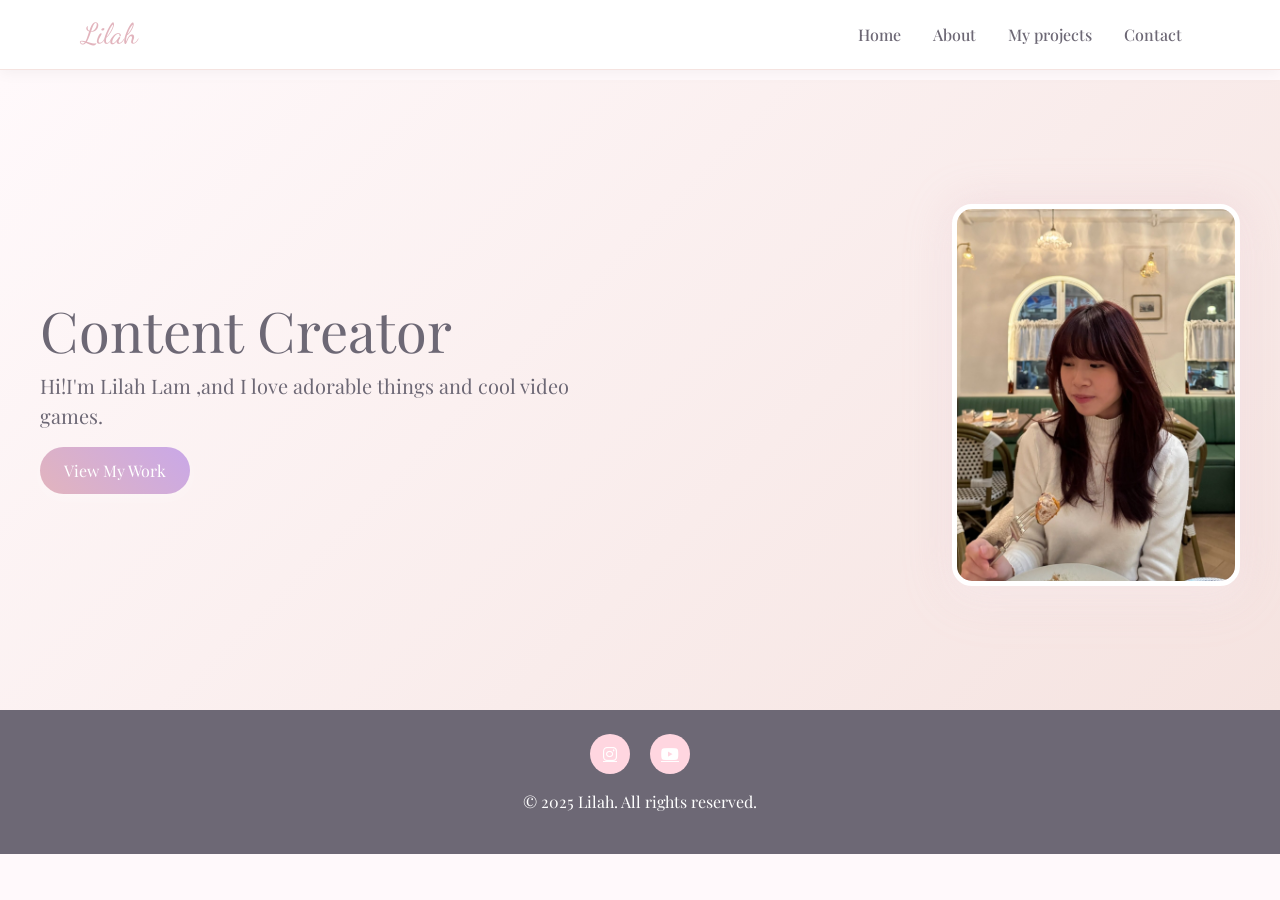
<file: index.html>
<!DOCTYPE html>
<html lang="en">

<head>
    <meta charset="UTF-8">
    <meta name="viewport" content="width=device-width, initial-scale=1.0">
    <title>My Achievement | LILAH</title>
    <link href="https://cdn.jsdelivr.net/npm/bootstrap@5.3.0/dist/css/bootstrap.min.css" rel="stylesheet">
    <link rel="stylesheet" href="https://cdnjs.cloudflare.com/ajax/libs/font-awesome/6.4.0/css/all.min.css">
    <link
        href="https://fonts.googleapis.com/css2?family=Dancing+Script:wght@700&family=Playfair+Display:wght@400;700&display=swap"
        rel="stylesheet">
    <link rel="stylesheet" href="./css/style.css">
</head>

<body>
    <!-- ===== NAVBAR (Bootstrap Enhanced) ===== -->
    <nav class="navbar navbar-expand-lg fixed-top">
        <div class="container">
            <a class="navbar-brand logo" href="#">Lilah</a>

            <!-- Bootstrap Mobile Toggle -->
            <button class="navbar-toggler" type="button" data-bs-toggle="collapse" data-bs-target="#navbarNav">
                <span class="navbar-toggler-icon"></span>
            </button>

            <div class="collapse navbar-collapse" id="navbarNav">
                <ul class="navbar-nav ms-auto">
                    <li class="nav-item"><a class="nav-link" href="index.html">Home</a></li>
                    <li class="nav-item"><a class="nav-link active" href="about.html">About</a></li>
                    <li class="nav-item"><a class="nav-link" href="myprojects.html">My projects</a></li>
                    <li class="nav-item"><a class="nav-link" href="contact.html">Contact</a></li>
                </ul>
            </div>
        </div>
    </nav>

    <!-- ===== HERO SECTION ===== -->
    <section class="hero" id="home">
        <div class="hero-content">
            <!-- Left Side: Text -->
            <div class="hero-text">
                <h1 class="display-4">Content Creator</h1>
                <p class="lead">Hi!I'm Lilah Lam ,and I love adorable things and cool video games.</p>
                <a href="myprojects.html"><button class="btn cta-button">View My Work</button></a>
            </div>

            <!-- Right Side: Photo -->
            <div class="hero-image">
                <img src="./image/IMG_0095.jpg" alt="LilahLam">
            </div>
        </div>
    </section>

    <!-- ===== BOOTSTRAP JS ===== -->
    <script src="https://cdn.jsdelivr.net/npm/bootstrap@5.3.0/dist/js/bootstrap.bundle.min.js"></script>
</body>

<!-- Footer -->
<footer class="py-4 text-center" style="background: #6D6875; color: white;">
    <div class="container">
        <div class="social-links mb-3">
            <a href="https://www.instagram.com/mo_cha.f?igsh=NnV1dG9uMzlwdXhy&utm_source=qr" class="text-white mx-2"><i
                    class="fab fa-instagram"></i></a>
            <a href="https://youtube.com/@lilahyj?si=pSL3OTH1TF_FAADg" class="text-white mx-2"><i
                    class="fa-brands fa-youtube"></i></a>
        </div>
        <p>&copy; 2025 Lilah. All rights reserved.</p>
    </div>
</footer>

</html>
</file>
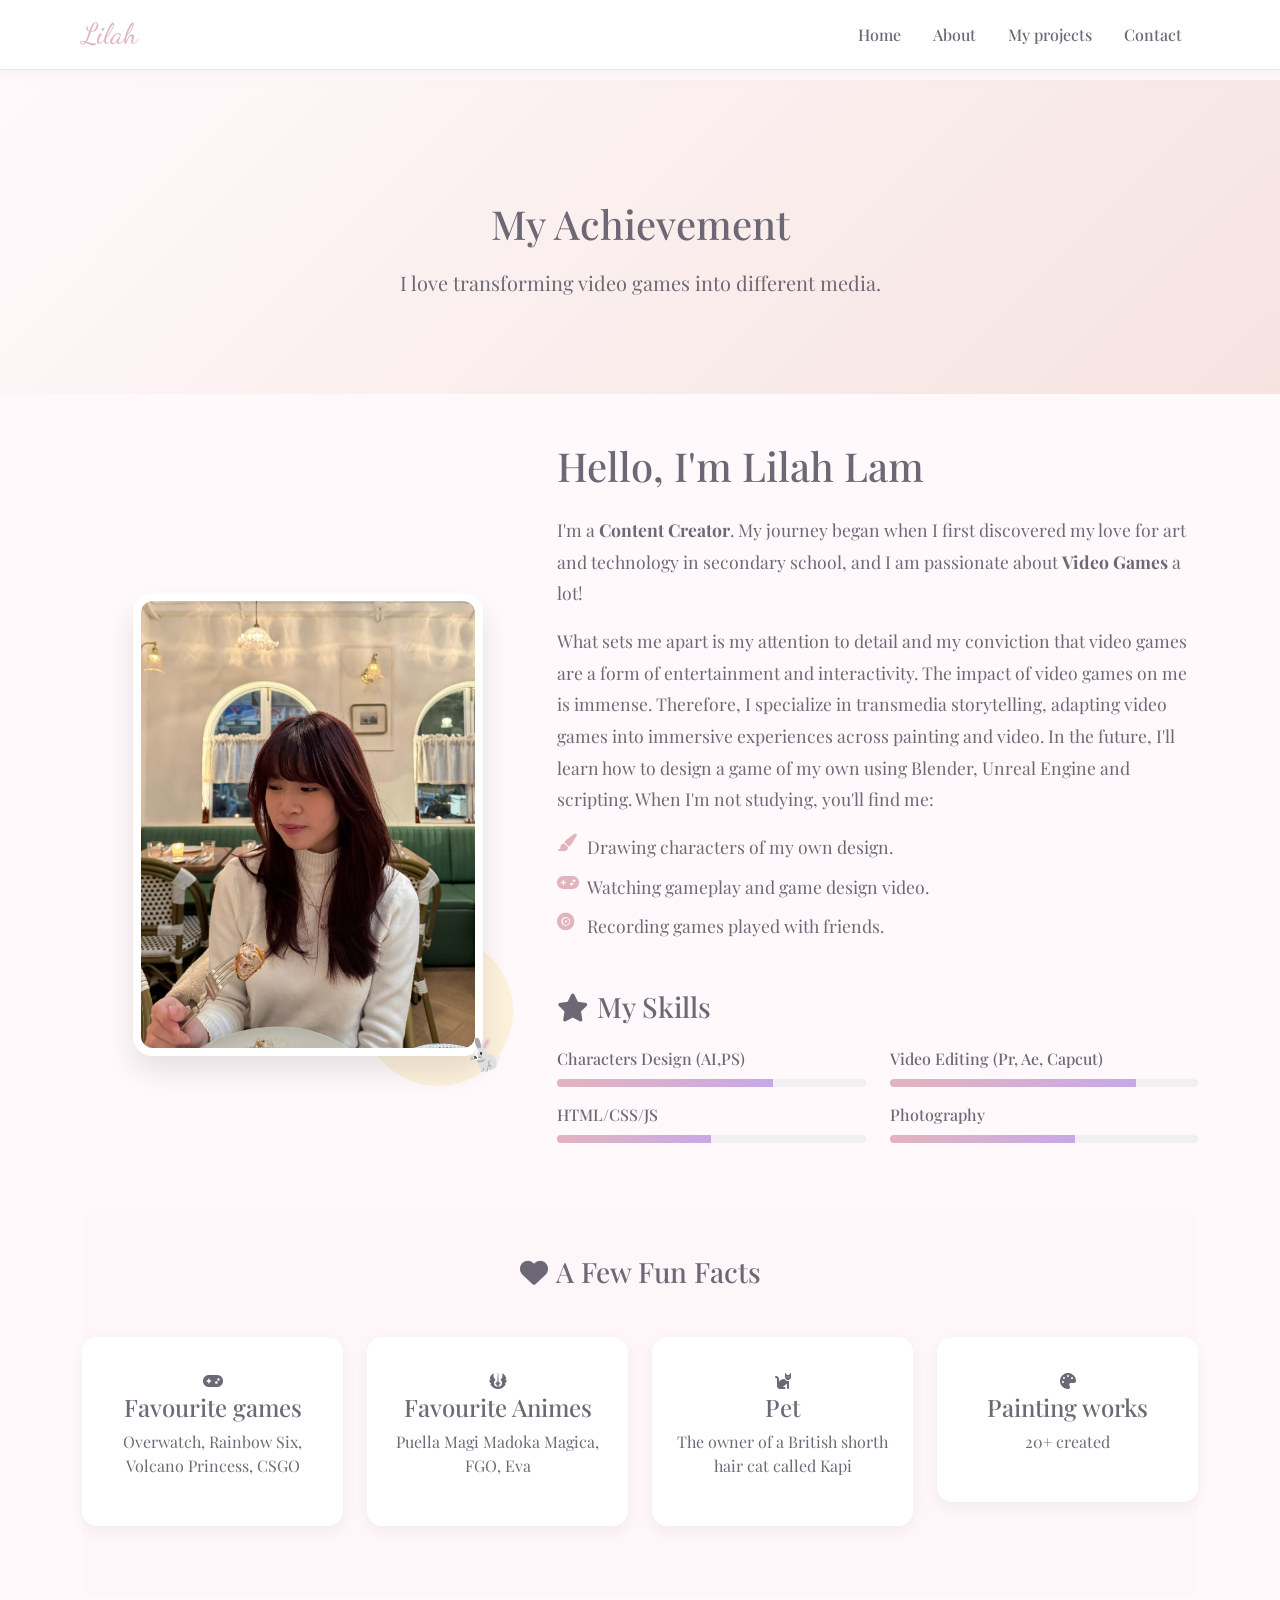
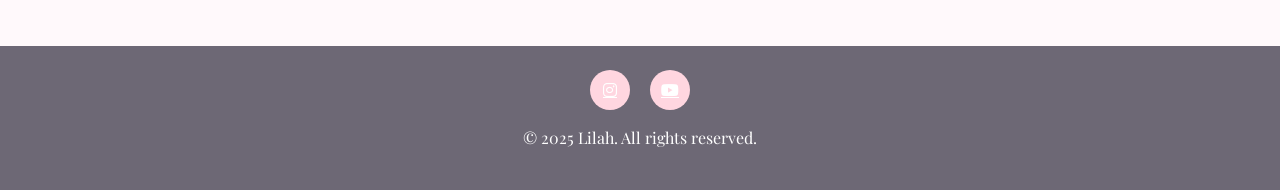
<file: about.html>
<!DOCTYPE html>
<html lang="en">

<head>
    <meta charset="UTF-8">
    <meta name="viewport" content="width=device-width, initial-scale=1.0">
    <title>About Me | LILAH</title>
    <link href="https://cdn.jsdelivr.net/npm/bootstrap@5.3.0/dist/css/bootstrap.min.css" rel="stylesheet">
    <link rel="stylesheet" href="https://cdnjs.cloudflare.com/ajax/libs/font-awesome/6.4.0/css/all.min.css">
    <link
        href="https://fonts.googleapis.com/css2?family=Dancing+Script:wght@700&family=Playfair+Display:wght@400;700&display=swap"
        rel="stylesheet">
    <link rel="stylesheet" href="./css/style.css">
</head>

<body>
    <!-- ===== NAVBAR (Bootstrap Enhanced) ===== -->
    <nav class="navbar navbar-expand-lg fixed-top">
        <div class="container">
            <a class="navbar-brand logo" href="#">Lilah</a>

            <!-- Bootstrap Mobile Toggle -->
            <button class="navbar-toggler" type="button" data-bs-toggle="collapse" data-bs-target="#navbarNav">
                <span class="navbar-toggler-icon"></span>
            </button>

            <div class="collapse navbar-collapse" id="navbarNav">
                <ul class="navbar-nav ms-auto">
                    <li class="nav-item"><a class="nav-link" href="index.html">Home</a></li>
                    <li class="nav-item"><a class="nav-link active" href="about.html">About</a></li>
                    <li class="nav-item"><a class="nav-link" href="myprojects.html">My projects</a></li>
                    <li class="nav-item"><a class="nav-link" href="contact.html">Contact</a></li>
                </ul>
            </div>
        </div>
    </nav>

    <!-- About Me Page Content -->
    <main class="about-page">
        <!-- Hero Banner -->
        <section class="projects-hero">
            <div class="container">
                <h1 class="section-title">My Achievement</h1>
                <p class="lead">I love transforming video games into different media.</p>
            </div>
        </section>

        <!-- Main About Content -->
        <section class="about-content py-5">
            <div class="container">
                <div class="row align-items-center">
                    <!-- Photo Column -->
                    <div class="col-lg-5 mb-5 mb-lg-0">
                        <div class="profile-card">
                            <img src="./image/IMG_0095.jpg" alt="01" class="profile-img">
                            <div class="decoration-1"></div>
                            <div class="decoration-2"></div>
                            <div class="flower-emoji">🐇</div>
                        </div>
                    </div>

                    <!-- Bio Column -->
                    <div class="col-lg-7">
                        <h2 class="section-title mb-4">Hello, I'm <span class="text-pink">Lilah Lam</span></h2>

                        <div class="bio-text mb-5">
                            <p>I'm a <strong>Content Creator</strong>. My journey began when I first discovered my love
                                for art and
                                technology in secondary school, and I am passionate about <strong>Video Games</strong> a
                                lot!
                            </p>

                            <p>What sets me apart is my attention to detail and my conviction that video games are a form of entertainment and interactivity. The impact of video games on me is immense. Therefore, I specialize in transmedia storytelling, adapting video games into immersive experiences across painting and video. In the future, I'll learn how to design a game of my own using Blender, Unreal Engine and scripting. When I'm not studying, you'll find me:
                            </p>

                            <ul class="personal-list">
                                <li><i class="fas fa-paint-brush me-2"></i> Drawing characters of my own design.</li>
                                <li><i class="fa-solid fa-gamepad me-2"></i> Watching gameplay and game design video.
                                </li>
                                <li><i class="fa-solid fa-record-vinyl me-2"></i> Recording games played with friends.
                                </li>
                            </ul>
                        </div>

                        <!-- Skills Section -->
                        <div class="skills-section mb-5">
                            <h3 class="mb-4"><i class="fas fa-star me-2"></i>My Skills</h3>
                            <div class="row">
                                <div class="col-md-6">
                                    <div class="skill-item mb-3">
                                        <div class="skill-name">Characters Design (AI,PS)</div>
                                        <div class="progress">
                                            <div class="progress-bar" style="width: 70%"></div>
                                        </div>
                                    </div>
                                </div>
                                <div class="col-md-6">
                                    <div class="skill-item mb-3">
                                        <div class="skill-name">Video Editing (Pr, Ae, Capcut)</div>
                                        <div class="progress">
                                            <div class="progress-bar" style="width: 80%"></div>
                                        </div>
                                    </div>
                                </div>
                                <div class="col-md-6">
                                    <div class="skill-item mb-3">
                                        <div class="skill-name">HTML/CSS/JS</div>
                                        <div class="progress">
                                            <div class="progress-bar" style="width: 50%"></div>
                                        </div>
                                    </div>
                                </div>
                                <div class="col-md-6">
                                    <div class="skill-item mb-3">
                                        <div class="skill-name">Photography</div>
                                        <div class="progress">
                                            <div class="progress-bar" style="width: 60%"></div>
                                        </div>
                                    </div>
                                </div>
                            </div>
                        </div>
                    </div>
                </div>

                <!-- Fun Facts Section -->
                <div class="fun-facts-section py-5">
                    <h3 class="text-center mb-5"><i class="fas fa-heart me-2"></i>A Few Fun Facts</h3>
                    <div class="row">
                        <div class="col-md-3 col-6 text-center mb-4">
                            <div class="fact-box">
                                <i class="fa-solid fa-gamepad"></i>
                                <h4>Favourite games</h4>
                                <p>Overwatch, Rainbow Six, Volcano Princess, CSGO</p>
                            </div>
                        </div>
                        <div class="col-md-3 col-6 text-center mb-4">
                            <div class="fact-box">
                                <i class="fa-solid fa-jedi"></i>
                                <h4>Favourite Animes</h4>
                                <p>Puella Magi Madoka Magica, FGO, Eva</p>
                            </div>
                        </div>
                        <div class="col-md-3 col-6 text-center mb-4">
                            <div class="fact-box">
                                <i class="fas fa-cat"></i>
                                <h4>Pet</h4>
                                <p>The owner of a British shorth hair cat called Kapi</p>
                            </div>
                        </div>
                        <div class="col-md-3 col-6 text-center mb-4">
                            <div class="fact-box">
                                <i class="fas fa-palette"></i>
                                <h4>Painting works</h4>
                                <p>20+ created</p>
                            </div>
                        </div>
                    </div>
                </div>
            </div>
        </section>
    </main>

    <!-- Footer -->
    <footer class="py-4 text-center" style="background: #6D6875; color: white;">
        <div class="container">
            <div class="social-links mb-3">
                <a href="https://www.instagram.com/mo_cha.f?igsh=NnV1dG9uMzlwdXhy&utm_source=qr"
                    class="text-white mx-2"><i class="fab fa-instagram"></i></a>
                <a href="https://youtube.com/@lilahyj?si=pSL3OTH1TF_FAADg" class="text-white mx-2"><i
                        class="fa-brands fa-youtube"></i></a>
            </div>
            <p>&copy; 2025 Lilah. All rights reserved.</p>
        </div>
    </footer>

    <script src="https://cdn.jsdelivr.net/npm/bootstrap@5.3.0/dist/js/bootstrap.bundle.min.js"></script>
</body>

</html>
</file>
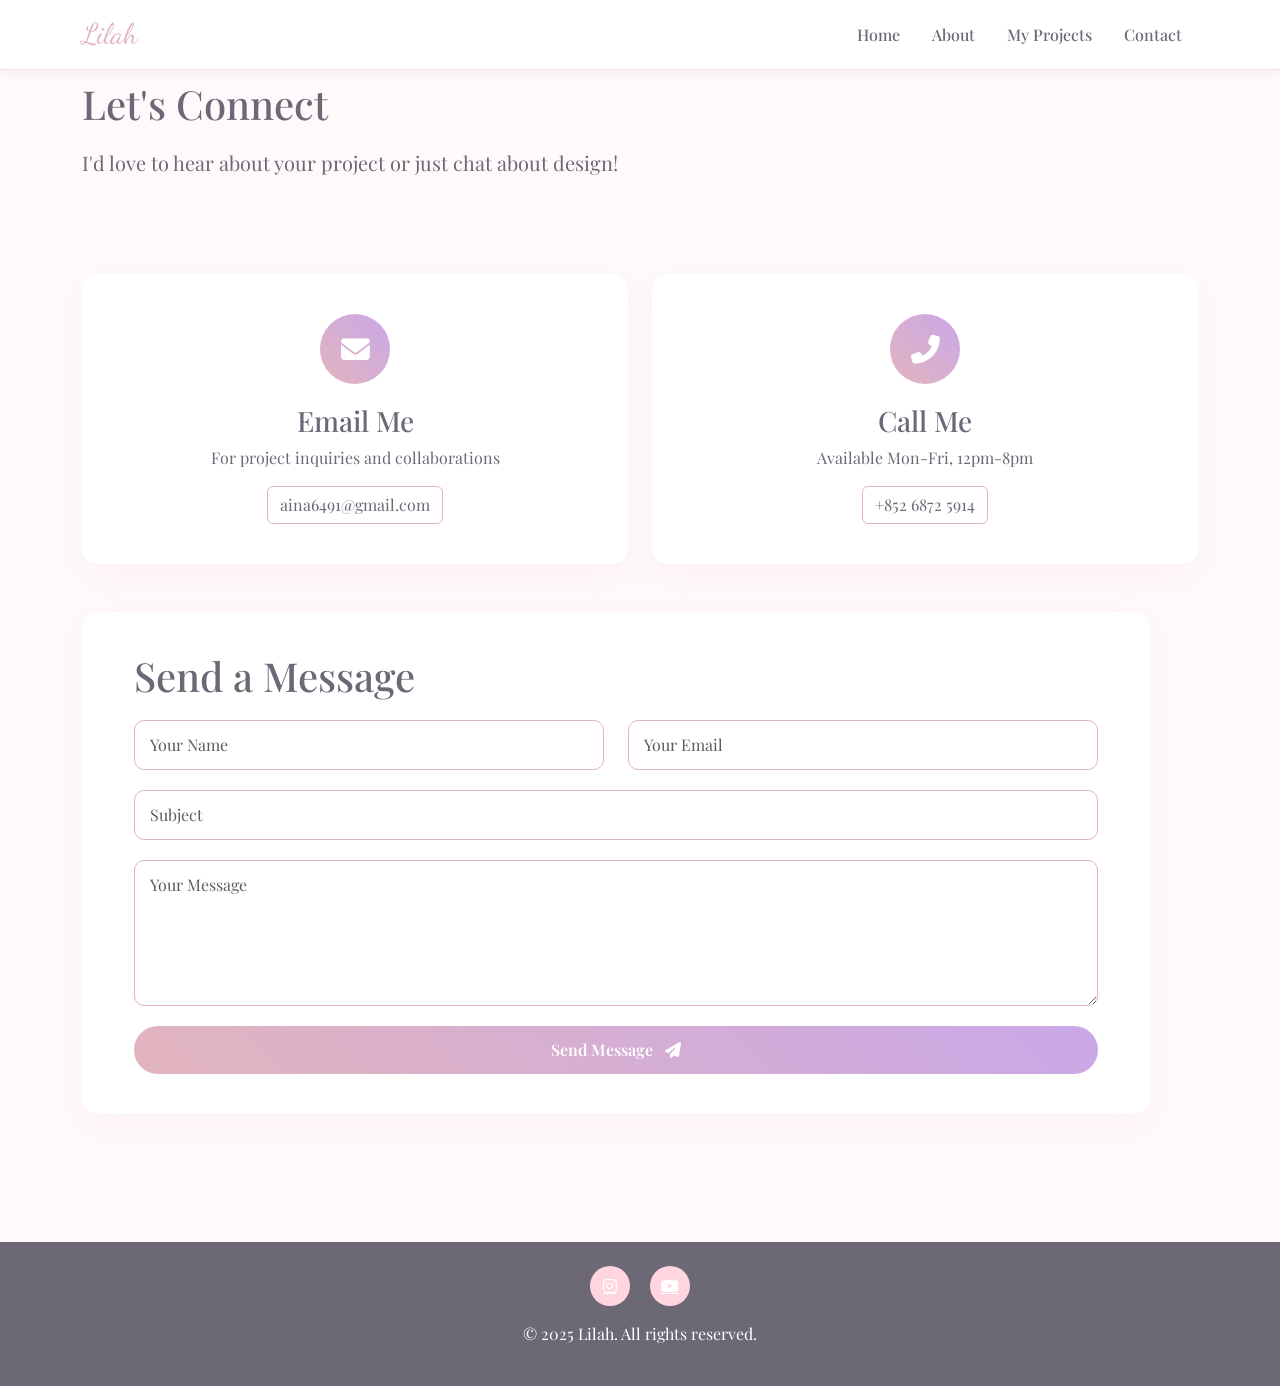
<file: contact.html>
<!DOCTYPE html>
<html lang="en">
<head>
    <meta charset="UTF-8">
    <meta name="viewport" content="width=device-width, initial-scale=1.0">
    <title>Contact Me | LILAH</title>
    <link href="https://cdn.jsdelivr.net/npm/bootstrap@5.3.0/dist/css/bootstrap.min.css" rel="stylesheet">
    <link rel="stylesheet" href="https://cdnjs.cloudflare.com/ajax/libs/font-awesome/6.4.0/css/all.min.css">
    <link href="https://fonts.googleapis.com/css2?family=Dancing+Script:wght@700&family=Playfair+Display:wght@400;700&display=swap" rel="stylesheet">
    <link rel="stylesheet" href="./css/style.css">
    <script type="text/javascript" src="https://cdn.emailjs.com/dist/email.min.js"></script>
</head>
<body>
    <!-- Navigation -->
    <nav class="navbar navbar-expand-lg fixed-top">
        <div class="container">
            <a class="navbar-brand logo" href="index.html">Lilah</a>
            <button class="navbar-toggler" type="button" data-bs-toggle="collapse" data-bs-target="#navbarNav">
                <span class="navbar-toggler-icon"></span>
            </button>
            <div class="collapse navbar-collapse" id="navbarNav">
                <ul class="navbar-nav ms-auto">
                    <li class="nav-item"><a class="nav-link" href="index.html">Home</a></li>
                    <li class="nav-item"><a class="nav-link" href="about.html">About</a></li>
                    <li class="nav-item"><a class="nav-link" href="myprojects.html">My Projects</a></li>
                    <li class="nav-item"><a class="nav-link active" href="contact.html">Contact</a></li>
                </ul>
            </div>
        </div>
    </nav>

    <!-- Contact Hero Section -->
    <section class="project-hero">
        <div class="container">
            <h1 class="section-title">Let's Connect</h1>
            <p class="lead">I'd love to hear about your project or just chat about design!</p>
        </div>
    </section>

    <!-- Contact Content -->
    <section class="contact-section">
        <div class="container">
            <div class="row g-4 mb-5">
                <!-- Contact Method 1 -->
                <div class="col-md-6">
                    <div class="contact-card text-center">
                        <div class="contact-icon">
                            <i class="fas fa-envelope"></i>
                        </div>
                        <h3>Email Me</h3>
                        <p>For project inquiries and collaborations</p>
                        <a href="mailto:aina6491@gmail.com" class="btn btn-outline" style="border-color: #E2B4BD; color: #6D6875;">aina6491@gmail.com</a>
                    </div>
                </div>
                
                <!-- Contact Method 2 -->
                <div class="col-md-6">
                    <div class="contact-card text-center">
                        <div class="contact-icon">
                            <i class="fas fa-phone-alt"></i>
                        </div>
                        <h3>Call Me</h3>
                        <p>Available Mon-Fri, 12pm-8pm</p>
                        <a href="tel:+852 68725914" class="btn btn-outline" style="border-color: #E2B4BD; color: #6D6875;">+852 6872 5914</a>
                    </div>
                </div>
            
            <div class="row g-5">
                <!-- Contact Form -->
                <div class="container">
                    <div class="contact-form">
                        <div class="container">
                        <h2 class="section-title text-start">Send a Message</h2>
                        <form id="contact-js">
                            <div class="row">
                                <div class="col-md-6">
                                    <input type="text" class="form-control" id="name" placeholder="Your Name" required>
                                </div>
                                <div class="col-md-6">
                                    <input type="email" class="form-control" id="email" placeholder="Your Email" required>
                                </div>
                            </div>
                            <input type="text" class="form-control" id="title" placeholder="Subject">
                            <textarea class="form-control" rows="5" id="message" placeholder="Your Message" required></textarea>
                            <button type="submit" class="submit-btn">Send Message <i class="fas fa-paper-plane ms-2"></i></button>
                        </form>
                        </div>
                    </div>
                </div>
            </section>

    <!-- Footer -->
    <footer class="py-4 text-center" style="background: #6D6875; color: white;">
        <div class="container">
            <div class="social-links mb-3">
                <a href="https://www.instagram.com/mo_cha.f?igsh=NnV1dG9uMzlwdXhy&utm_source=qr" class="text-white mx-2"><i class="fab fa-instagram"></i></a>
                <a href="https://youtube.com/@lilahyj?si=pSL3OTH1TF_FAADg" class="text-white mx-2"><i class="fa-brands fa-youtube"></i></a>
            </div>
            <p>&copy; 2025 Lilah. All rights reserved.</p>
        </div>
    </footer>

    <!-- Bootstrap JS -->
    <script src="https://cdn.jsdelivr.net/npm/bootstrap@5.3.0/dist/js/bootstrap.bundle.min.js"></script>
    <script type="text/javascript">
        (function() {
            emailjs.init("bxXWTPHjSu3CgJqmE");
        })();
    </script>
    <script>
        document.getElementById('contact-js').addEventListener('submit', function(event) {
            event.preventDefault();
    
            emailjs.sendForm('service_mcb6jcm', 'template_i0os0kf', this)
                .then(function() {
                    alert('Your message has been sent successfully!');
                }, function(error) {
                    alert('Failed to send message: ' + JSON.stringify(error));
                });
        });
    </script>

</body>
</html>
</file>
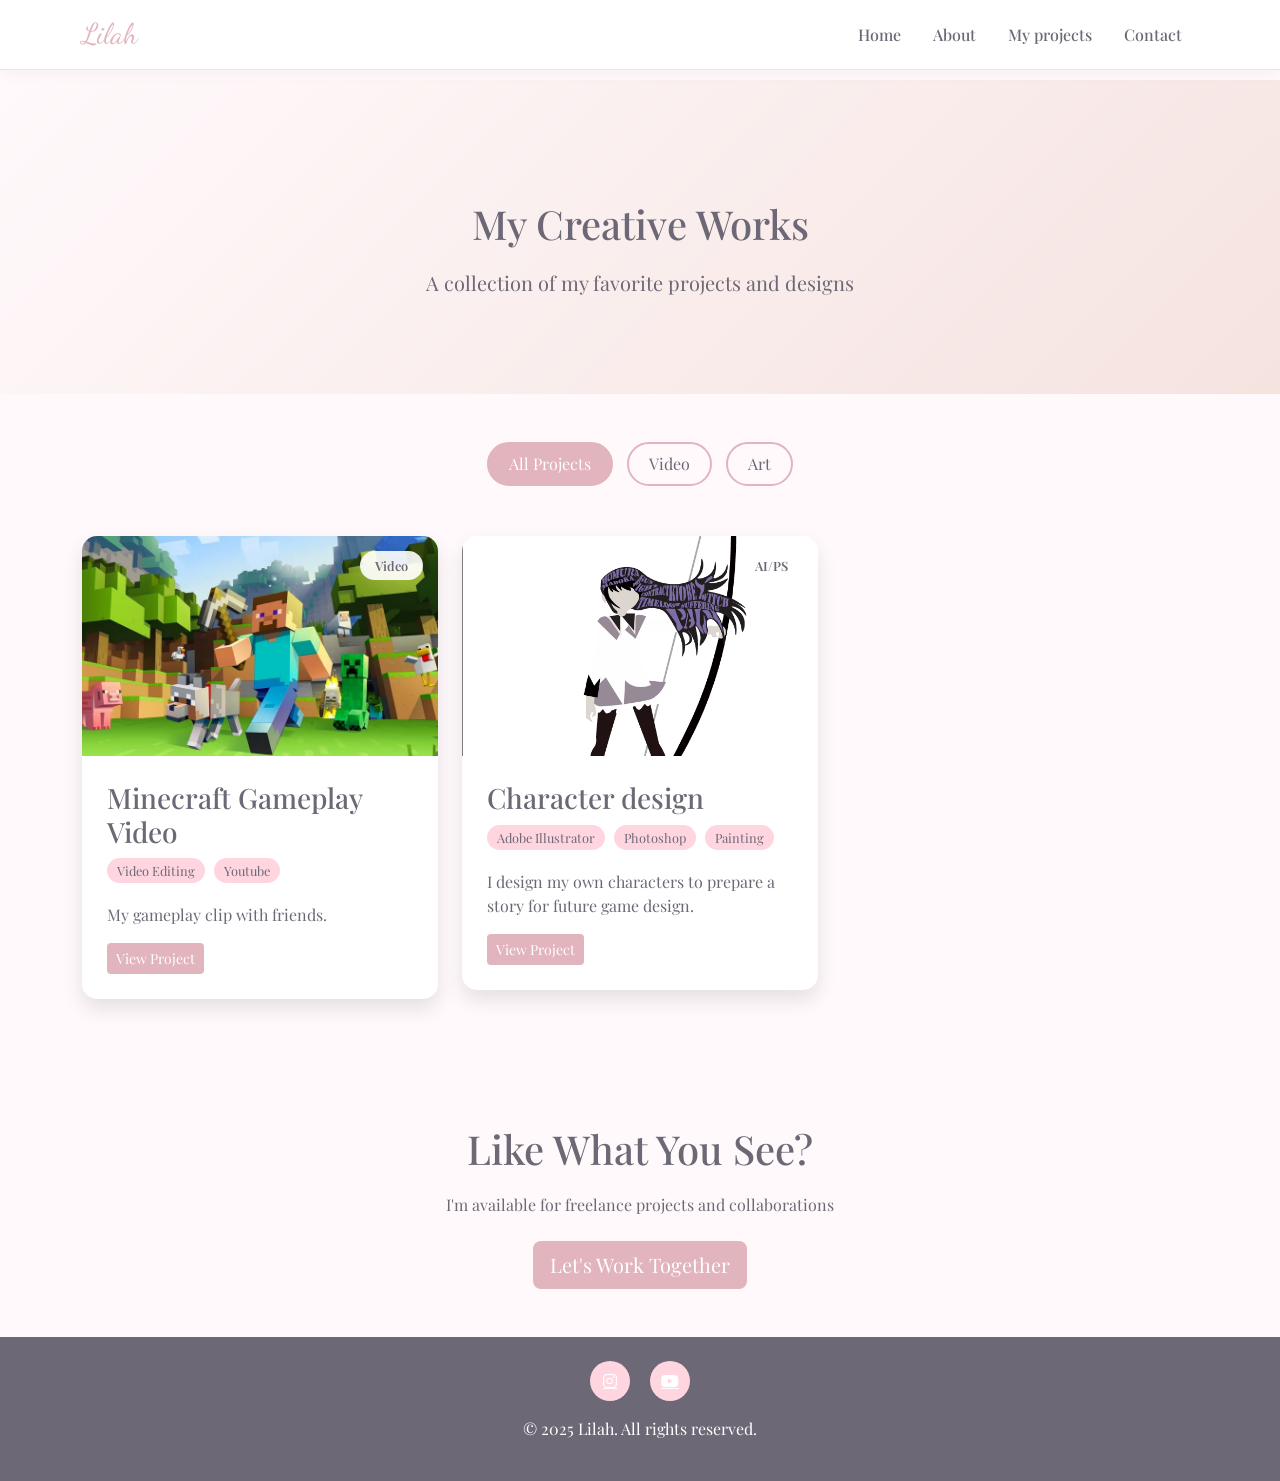
<file: myprojects.html>
<!DOCTYPE html>
<html lang="en">

<head>
    <meta charset="UTF-8">
    <meta name="viewport" content="width=device-width, initial-scale=1.0">
    <title>My Projects | LILAH</title>
    <link href="https://cdn.jsdelivr.net/npm/bootstrap@5.3.0/dist/css/bootstrap.min.css" rel="stylesheet">
    <link rel="stylesheet" href="https://cdnjs.cloudflare.com/ajax/libs/font-awesome/6.4.0/css/all.min.css">
    <link href="https://fonts.googleapis.com/css2?family=Dancing+Script:wght@700&family=Playfair+Display:wght@400;700&display=swap"
        rel="stylesheet">
    <link rel="stylesheet" href="./css/style.css">
</head>

<body>
    <!-- Navigation -->
    <nav class="navbar navbar-expand-lg fixed-top">
        <div class="container">
            <a class="navbar-brand logo" href="#">Lilah</a>

            <!-- Bootstrap Mobile Toggle -->
            <button class="navbar-toggler" type="button" data-bs-toggle="collapse" data-bs-target="#navbarNav">
                <span class="navbar-toggler-icon"></span>
            </button>

            <div class="collapse navbar-collapse" id="navbarNav">
                <ul class="navbar-nav ms-auto">
                    <li class="nav-item"><a class="nav-link" href="index.html">Home</a></li>
                    <li class="nav-item"><a class="nav-link active" href="about.html">About</a></li>
                    <li class="nav-item"><a class="nav-link" href="myprojects.html">My projects</a></li>
                    <li class="nav-item"><a class="nav-link" href="contact.html">Contact</a></li>
                </ul>
            </div>
        </div>
    </nav>

    <!-- Projects Hero Section -->
    <section class="projects-hero">
        <div class="container">
            <h1 class="section-title">My Creative Works</h1>
            <p class="lead">A collection of my favorite projects and designs</p>
        </div>
    </section>

    <!-- Projects Filter -->
    <section class="container py-5">
        <div class="text-center project-filter">
            <button class="filter-btn active" data-filter="all">All Projects</button>
            <button class="filter-btn" data-filter="Video">Video</button>
            <button class="filter-btn" data-filter="Art">Art</button>
        </div>

        <!-- Projects Grid -->
        <div class="row" id="projects-grid">
            <!-- Project 1 -->
            <div class="col-lg-4 col-md-6" data-category="Video">
                <div class="project-card">
                    <div class="position-relative">
                        <img src="./image/https___hk.hypebeast.com_files_2023_10_microsoft-minecraft-all-time-bes-0.avif"
                            class="project-img" alt="Video Project">
                        <span class="project-category">Video</span>
                    </div>
                    <div class="project-body">
                        <h3 class="project-title">Minecraft Gameplay Video</h3>
                        <div class="project-tags">
                            <span class="tag">Video Editing</span>
                            <span class="tag">Youtube</span>
                        </div>
                        <p>My gameplay clip with friends.</p>
                        <a href="https://youtu.be/TXfujZKZpDw" class="btn btn-sm"
                            style="background: #E2B4BD; color: white;">View Project</a>
                    </div>
                </div>
            </div>

            <!-- Project 2 -->
            <div class="col-lg-4 col-md-6" data-category="Art">
                <div class="project-card">
                    <div class="position-relative">
                        <img src="./image/image.png" class="project-img" alt="Character">
                        <span class="project-category">AI/PS</span>
                    </div>
                    <div class="project-body">
                        <h3 class="project-title">Character design</h3>
                        <div class="project-tags">
                            <span class="tag">Adobe Illustrator</span>
                            <span class="tag">Photoshop</span>
                            <span class="tag">Painting</span>
                        </div>
                        <p>I design my own characters to prepare a story for future game design.</p>
                        <a href="https://drive.google.com/drive/folders/1rpFzjOGWEjmQd0gbdHb4SPqbGp0hQYFt?usp=sharing" class="btn btn-sm" style="background: #E2B4BD; color: white;">View Project</a>
                    </div>
                </div>
            </div>
    </section>

    <section class="py-5 text-center" style="background: #FFF9FB;">
        <div class="container">
            <h2 class="section-title">Like What You See?</h2>
            <p class="mb-4">I'm available for freelance projects and collaborations</p>
            <a href="contact.html" class="btn btn-lg" style="background: #E2B4BD; color: white;">Let's Work Together</a>
        </div>
    </section>

    <!-- Footer -->
    <footer class="py-4 text-center" style="background: #6D6875; color: white;">
        <div class="container">
            <div class="social-links mb-3">
                <a href="https://www.instagram.com/mo_cha.f?igsh=NnV1dG9uMzlwdXhy&utm_source=qr"
                    class="text-white mx-2"><i class="fab fa-instagram"></i></a>
                <a href="https://youtube.com/@lilahyj?si=pSL3OTH1TF_FAADg" class="text-white mx-2"><i
                        class="fa-brands fa-youtube"></i></a>
            </div>
            <p>&copy; 2025 Lilah. All rights reserved.</p>
        </div>
    </footer>

    <!-- Bootstrap JS -->
    <script src="https://cdn.jsdelivr.net/npm/bootstrap@5.3.0/dist/js/bootstrap.bundle.min.js"></script>
    <script>
        document.addEventListener('DOMContentLoaded', function () {
            const filterBtns = document.querySelectorAll('.filter-btn');
            const projectItems = document.querySelectorAll('[data-category]');

            filterBtns.forEach(btn => {
                btn.addEventListener('click', function () {
                    // Remove active class from all buttons
                    filterBtns.forEach(btn => btn.classList.remove('active'));
                    // Add active class to clicked button
                    this.classList.add('active');

                    const filterValue = this.getAttribute('data-filter');

                    projectItems.forEach(item => {
                        if (filterValue === 'all' || item.getAttribute('data-category') === filterValue) {
                            item.style.display = 'block';
                        } else {
                            item.style.display = 'none';
                        }
                    });
                });
            });
        });
    </script>
</body>

</html>
</file>
<file: css/style.css>
:root {
    --Pink: #F5E3E0;
    --dusty-rose: #E2B4BD;
    --lavender: #C9A8E8;
    --gold: #F4D35E;
    --white: #FFF9FB;
    --gray: #6D6875;
}

body {
    font-family: 'Playfair Display', serif;
    background-color: var(--white);
    color: var(--gray);
    padding-top: 80px; /* For fixed navbar */
}

/* === NAVBAR=== */
.navbar {
    background: rgba(255, 255, 255, 0.9) !important;
    backdrop-filter: blur(10px);
    box-shadow: 0 2px 15px rgba(0, 0, 0, 0.05);
    border-bottom: 1px solid var(--Pink);
}

.logo {
    font-family: 'Dancing Script', cursive;
    font-size: 1.8rem;
    color: var(--dusty-rose);
}

.nav-link {
    color: var(--gray) !important;
    font-weight: 500;
    position: relative;
    margin: 0 0.5rem;
}

.nav-link:hover {
    color: var(--dusty-rose) !important;
}

.nav-link::after {
    content: "";
    position: absolute;
    bottom: 0;
    left: 0;
    width: 0;
    height: 2px;
    background: var(--lavender);
    transition: 0.3s;
}

.nav-link:hover::after {
    width: 100%;
}

.navbar-toggler-icon {
    background-image: url("data:image/svg+xml,%3csvg viewBox='0 0 30 30' xmlns='http://www.w3.org/2000/svg'%3e%3cpath stroke='rgba(226, 180, 189, 1)' stroke-width='2' d='M4 7h22M4 15h22M4 23h22'/%3e%3c/svg%3e");
}

/* === HERO SECTION === */
.hero {
    display: flex;
    align-items: center;
    min-height: 70vh;
    padding: 0 2rem;
    background: linear-gradient(135deg, var(--white), var(--Pink));
}

.hero-content {
    display: flex;
    align-items: center;
    gap: 3rem;
    width: 100%;
    max-width: 1200px;
    margin: 0 auto;
}

.hero-text {
    flex: 1;
    text-align: left;
}

.hero-image {
    flex: 1;
    text-align: right;
}

.hero-image img {
    max-width: 50%;
    border-radius: 20px;
    box-shadow: 0 15px 30px rgba(255, 255, 255, 0.3);
    border: 5px solid white;
}

.hero-image img {
    animation: float 3s ease-in-out infinite;
    filter: drop-shadow(0 0 20px rgba(226, 180, 189, 0.3));
}

@keyframes float {
    0%, 100% { transform: translateY(0); }
    50% { transform: translateY(-15px); }
}
/* === BOOTSTRAP OVERRIDES === */
.btn.cta-button {
    background: linear-gradient(45deg, var(--dusty-rose), var(--lavender));
    color: white;
    border: none;
    border-radius: 50px;
    padding: 0.7rem 1.5rem;
    box-shadow: 0 4px 15px rgba(255, 255, 255, 0.3);
    transition: 0.3s;
}

.btn.cta-button:hover {
    transform: translateY(-3px);
    box-shadow: 0 6px 20px rgba(255, 255, 255, 0.4);
}

/* Achievement Cards */
.achievement-card {
    background: white;
    border-radius: 15px;
    transition: 0.3s;
    border: 1px solid var(--Pink);
}

.achievement-card:hover {
    transform: translateY(-10px);
    box-shadow: 0 10px 25px rgba(255, 255, 255, 0.2);
}

/* Profile Card */
.profile-card {
    position: relative;
    max-width: 350px;
    margin: 0 auto;
}

.profile-img {
    width: 100%;
    border-radius: 20px;
    border: 8px solid white;
    box-shadow: 0 15px 30px rgba(0,0,0,0.1);
    position: relative;
    z-index: 1;
}

.decoration-1 {
    position: absolute;
    width: 100px;
    height: 100px;
    border-radius: 50%;
    background-color: var(--pink);
    top: -20px;
    left: -20px;
    z-index: 0;
    opacity: 0.3;
}

.decoration-2 {
    position: absolute;
    width: 150px;
    height: 150px;
    border-radius: 50%;
    background-color: var(--gold);
    bottom: -30px;
    right: -30px;
    z-index: 0;
    opacity: 0.2;
}

.flower-emoji {
    position: absolute;
    bottom: -20px;
    right: -20px;
    font-size: 2rem;
    z-index: 2;
    transform: rotate(-15deg);
}

/* Bio Text */
.bio-text {
    line-height: 1.8;
    font-size: 1.1rem;
}

.personal-list {
    list-style: none;
    padding-left: 0;
}

.personal-list li {
    margin-bottom: 0.5rem;
    position: relative;
    padding-left: 30px;
}

.personal-list i {
    color: var(--dusty-rose);
    position: absolute;
    left: 0;
    top: 3px;
}

/* Skills */
.skill-item {
    margin-bottom: 1.5rem;
}

.skill-name {
    margin-bottom: 0.5rem;
    font-weight: 500;
}

.progress {
    height: 8px;
    background-color: #f0f0f0;
    border-radius: 4px;
    overflow: hidden;
}

.progress-bar {
    background: linear-gradient(to right, var(--dusty-rose), var(--lavender));
}

/* Fun Facts */
.fun-facts-section {
    background-color: rgba(255, 214, 224, 0.1);
    border-radius: 20px;
}

.fact-box {
    background: white;
    padding: 2rem 1rem;
    border-radius: 15px;
    box-shadow: 0 5px 15px rgba(0,0,0,0.05);
    transition: transform 0.3s;
}

.fact-box:hover {
    transform: translateY(-5px);
}

/* Footer */
.footer {
    background-color: var(--white);
    border-top: 1px solid rgba(0,0,0,0.05);
}

.social-links a {
    display: inline-flex;
    align-items: center;
    justify-content: center;
    width: 40px;
    height: 40px;
    background-color: var(--pink);
    color: white;
    border-radius: 50%;
    margin: 0 0.5rem;
    transition: 0.3s;
}

.social-links a:hover {
    background-color: var(--lavender);
    transform: translateY(-3px);
}

/* Projects Page Specific Styles */
/* hero for all pages */
.projects-hero {
    background: linear-gradient(135deg, var(--white), var(--Pink));
    padding: 120px 0 80px;
    text-align: center;
    color: #6D6875;
}

.project-card {
    border: none;
    border-radius: 15px;
    overflow: hidden;
    transition: all 0.3s ease;
    box-shadow: 0 10px 20px rgba(0,0,0,0.1);
    margin-bottom: 30px;
    background: white;
}

.project-card:hover {
    transform: translateY(-10px);
    box-shadow: 0 15px 30px rgba(226, 180, 189, 0.3);
}

.project-img {
    height: 220px;
    object-fit: cover;
    width: 100%;
}

.project-category {
    position: absolute;
    top: 15px;
    right: 15px;
    background: rgba(255,255,255,0.9);
    padding: 5px 15px;
    border-radius: 20px;
    font-size: 0.8rem;
    font-weight: 600;
}

.project-body {
    padding: 25px;
}

.project-title {
    font-family: 'Playfair Display', serif;
    color: #6D6875;
    margin-bottom: 10px;
}

.project-tags {
    margin-bottom: 15px;
}

.tag {
    display: inline-block;
    background: #FFD6E0;
    color: #6D6875;
    padding: 3px 10px;
    border-radius: 20px;
    font-size: 0.8rem;
    margin-right: 5px;
    margin-bottom: 5px;
}

.project-filter {
    margin-bottom: 40px;
}

.filter-btn {
    border: 2px solid #E2B4BD;
    color: #6D6875;
    background: transparent;
    padding: 8px 20px;
    margin: 0 5px 10px;
    border-radius: 30px;
    transition: all 0.3s;
}

.filter-btn:hover, .filter-btn.active {
    background: #E2B4BD;
    color: white;
}

.section-title {
    font-family: 'Playfair Display', cursive;
    font-size: 2.5rem;
    margin-bottom: 20px;
    color: #6D6875;
}

/* Contact Page Specific Styles */
.contact-section {
    padding: 80px 0;
    background: #FFF9FB;
}

.contact-card {
    background: white;
    border-radius: 15px;
    padding: 40px;
    box-shadow: 0 10px 30px rgba(226, 180, 189, 0.1);
    height: 100%;
}

.contact-icon {
    width: 70px;
    height: 70px;
    background: linear-gradient(45deg, #E2B4BD, #C9A8E8);
    color: white;
    border-radius: 50%;
    display: inline-flex;
    align-items: center;
    justify-content: center;
    font-size: 1.8rem;
    margin-bottom: 20px;
}

.contact-form {
    background: white;
    border-radius: 15px;
    padding: 40px;
    box-shadow: 0 10px 30px rgba(226, 180, 189, 0.1);
}

.form-control {
    border: 1px solid #E2B4BD;
    padding: 12px 15px;
    border-radius: 10px;
    margin-bottom: 20px;
}

.form-control:focus {
    box-shadow: 0 0 0 0.25rem rgba(226, 180, 189, 0.25);
    border-color: #C9A8E8;
}

.submit-btn {
    background: linear-gradient(45deg, #E2B4BD, #C9A8E8);
    color: white;
    border: none;
    padding: 12px 30px;
    border-radius: 50px;
    font-weight: 600;
    transition: all 0.3s;
    width: 100%;
}

.submit-btn:hover {
    transform: translateY(-3px);
    box-shadow: 0 10px 20px rgba(226, 180, 189, 0.3);
}


.social-links a {
    display: inline-flex;
    align-items: center;
    justify-content: center;
    width: 40px;
    height: 40px;
    background: #FFD6E0;
    color: #6D6875;
    border-radius: 50%;
    margin-right: 10px;
    transition: all 0.3s;
}
</file>
